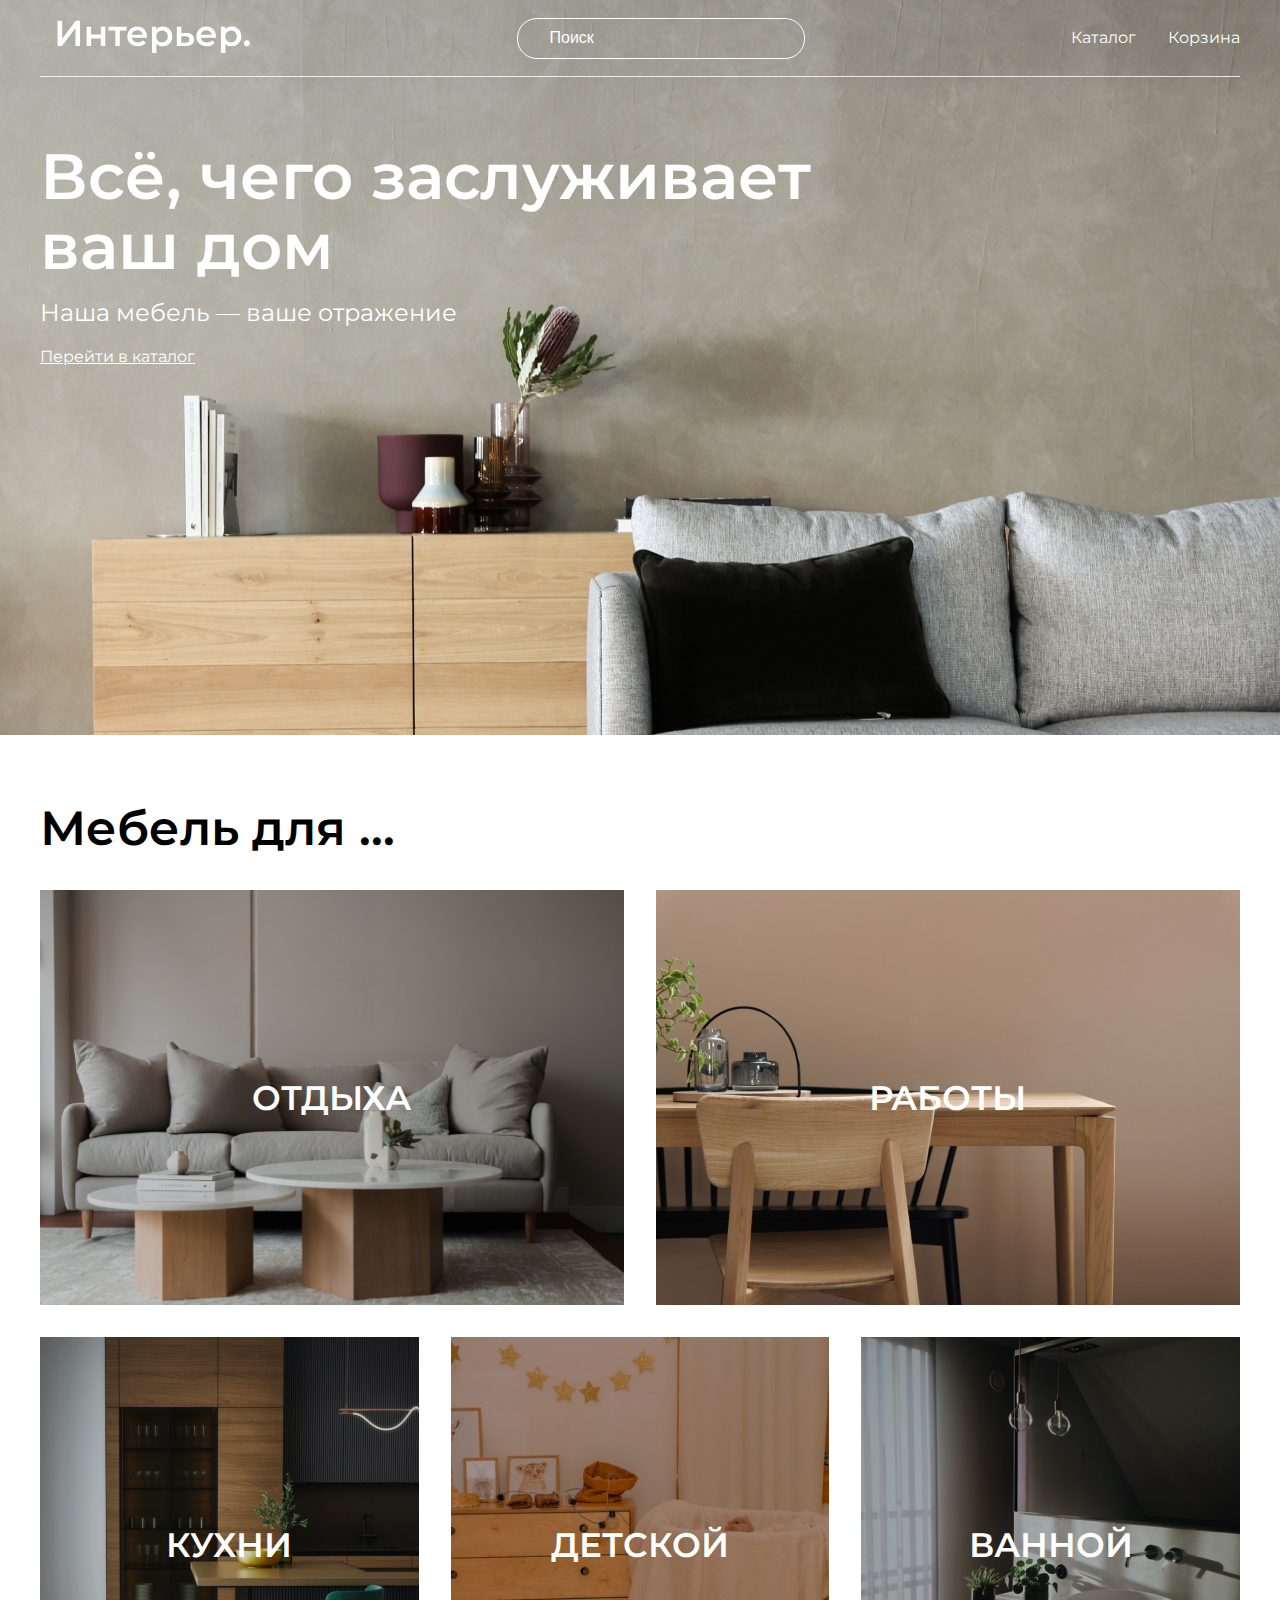
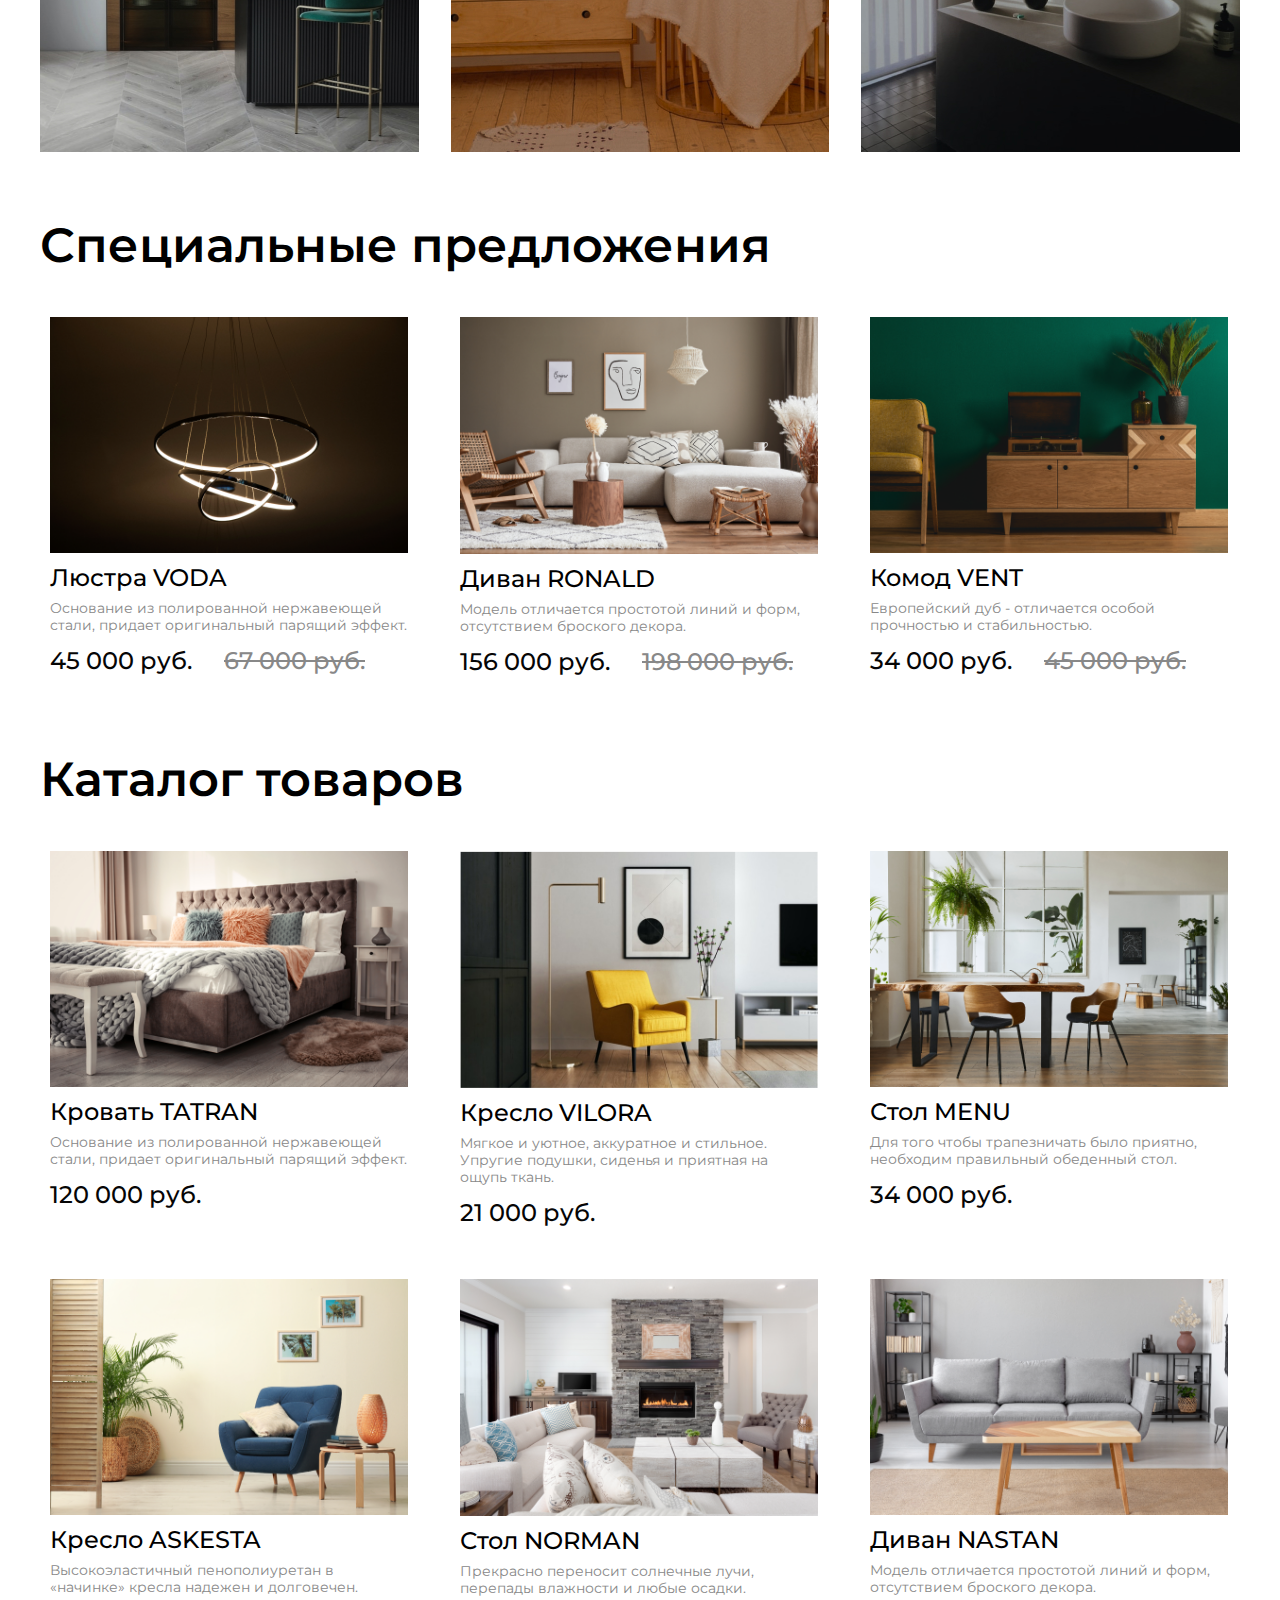
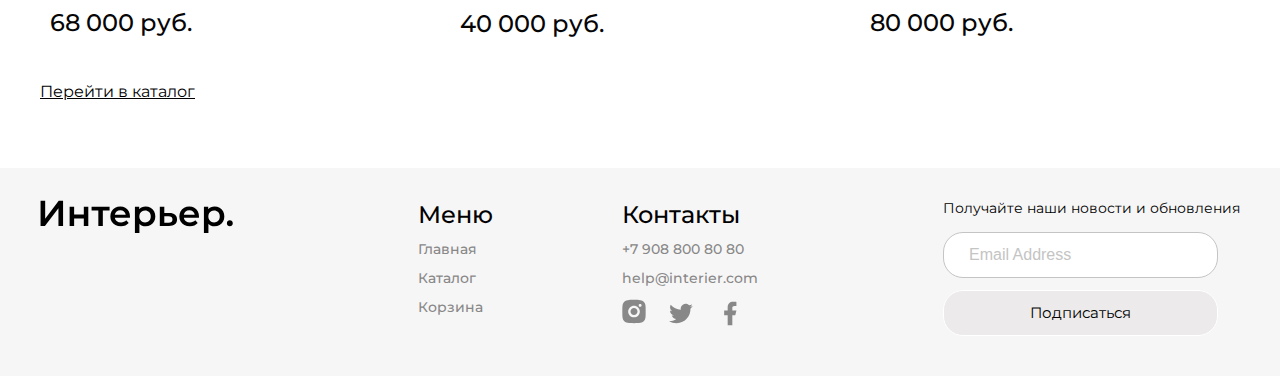
<file: index.html>
<!DOCTYPE html>
<html lang="en">

<head>
    <meta charset="UTF-8">
    <meta http-equiv="X-UA-Compatible" content="IE=edge">
    <meta name="viewport" content="width=device-width, initial-scale=1.0">
    <title>Index</title>
    <!--ссылка на шрифт -->
    <link rel="preconnect" href="https://fonts.googleapis.com">
    <link rel="preconnect" href="https://fonts.gstatic.com" crossorigin>
    <link href="https://fonts.googleapis.com/css2?family=Montserrat:wght@400;500;600&display=swap" rel="stylesheet">
    <!--ссылка на стиль -->
    <link rel="stylesheet" href="style.css">
</head>

<body>
    <!-- ГОЛОВА САЙТА -->

    <div class="top center">
        <header class="header">
            <a href="index.html"><img class="header_img" src="img/logo.svg" alt="Главная"></a>
            <!-- Добавила стили по макету-->
            <input class="vvod1" type="text" placeholder="Поиск">
            <nav class="navig">
                <a class="menu" href="catalog.html">Каталог</a>
                <a class="menu" href="basket.html">Корзина</a>
            </nav>
            <div class="menu_mobile">
                <a href="#"><img src="img/gg_search.svg" alt="поиск"></a>
                <a href="catalog.html"><img src="img/Group_201.svg" alt="поиск"></a>
                <a href="basket.html"><img src="img/jam_shopping-cart.svg" alt="поиск"></a>
            </div>
        </header>
        <section class="top_content">
            <h1 class="glavZag otst16"> Всё, чего заслуживает ваш дом </h1>
            <p class="paragrf1 otst16"> Наша мебель — ваше отражение </p>
            <a class="ssilka1" href="catalog.html">Перейти в каталог</a>
        </section>
    </div>

    <!-- НАПОЛНЕНИЕ САЙТА -->
    <!-- МЕБЕЛЬ ДЯЛ... -->
    <section class="for center">

        <h2 class="zagol2 otst32 otst64_top">Мебель для ... </h2>

        <div class="for_content">

            <div class="for_item for_item_1 for_item_big">ОТДЫХА</div>
            <div class="for_item for_item_2 for_item_big">РАБОТЫ</div>
            <div class="for_item for_item_3">КУХНИ</div>
            <div class="for_item for_item_4">ДЕТСКОЙ</div>
            <div class="for_item for_item_5">ВАННОЙ</div>

        </div>


    </section>
    <!-- СПЕЦИАЛЬНОЕ ПРЕДЛОЖЕНИЕ -->
    <section class="product_box center">

        <h2 class="zagol2 otst32"> Специальные предложения </h2>

        <div class="product_content">

            <div class="product">
                <img class="product_img" src="img/voda_lustra.png" alt="voda_lustra">
                <h3 class="zagol3"> Люстра VODA </h3>
                <p class="paragraf2 otst12"> Основание из полированной нержавеющей стали, придает оригинальный парящий
                    эффект.
                </p>
                <div class="produkt_box_price">
                    <p class="paragraf3">45 000 руб.</p>
                    <p class="paragraf4">67 000 руб. </p>
                </div>
            </div>

            <div class="product">
                <img class="product_img" src="img/ronald_divan.png" alt="ronald_divan">
                <h3 class="zagol3"> Диван RONALD </h3>
                <p class="paragraf2 otst12"> Модель отличается простотой линий и форм, отсутствием броского декора. </p>
                <div class="produkt_box_price">
                    <p class="paragraf3">156 000 руб.</p>
                    <p class="paragraf4">198 000 руб. </p>
                </div>
            </div>


            <div class="product">
                <img class="product_img" src="img/vent_komod.png" alt="vent_komod">
                <h3 class="zagol3"> Комод VENT </h3>
                <p class="paragraf2 otst12"> Европейский дуб - отличается особой прочностью и стабильностью. </p>
                <div class="produkt_box_price">
                    <p class="paragraf3">34 000 руб.</p>
                    <p class="paragraf4">45 000 руб.</p>
                </div>
            </div>
        </div>
    </section>

    <!-- КАТАЛОГ ТОВАРОВ -->
    <section class="product_box center otst32">

        <h2 class="zagol2 otst32"> Каталог товаров </h2>

        <div class="product_content">

            <div class="product">

                <img class="product_img" src="img/tatran_krovat.png" alt="tatran_krovat">
                <h3 class="zagol3"> Кровать TATRAN </h3>
                <p class="paragraf2 otst12"> Основание из полированной нержавеющей стали, придает оригинальный парящий
                    эффект.
                </p>
                <div class="produkt_box_price">
                    <p class="paragraf3">120 000 руб.</p>

                </div>
            </div>

            <div class="product">

                <img class="product_img" src="img/product1.jpg" alt="Кресло Vilora">
                <h3 class="zagol3"> Кресло VILORA </h3>
                <p class="paragraf2 otst12"> Мягкое и уютное, аккуратное и стильное. Упругие подушки, сиденья и приятная
                    на
                    ощупь ткань. </p>
                <div class="produkt_box_price">
                    <p class="paragraf3">21 000 руб.</p>

                </div>
            </div>

            <div class="product">

                <img class="product_img" src="img/menu_stol.png" alt="menu_stol">
                <h3 class="zagol3"> Стол MENU </h3>
                <p class="paragraf2 otst12"> Для того чтобы трапезничать было приятно, необходим правильный обеденный
                    стол. </p>
                <div class="produkt_box_price">
                    <p class="paragraf3">34 000 руб.</p>

                </div>
            </div>

            <div class="product">

                <img class="product_img" src="img/asketa_kreslo.png" alt="asketa_kreslo">
                <h3 class="zagol3"> Кресло ASKESTA </h3>
                <p class="paragraf2 otst12"> Высокоэластичный пенополиуретан в «начинке» кресла надежен и долговечен.
                </p>
                <div class="produkt_box_price">
                    <p class="paragraf3">68 000 руб.</p>

                </div>
            </div>

            <div class="product">

                <img class="product_img" src="img/norman_stol.png" alt="norman_stol">
                <h3 class="zagol3"> Стол NORMAN </h3>
                <p class="paragraf2 otst12"> Прекрасно переносит солнечные лучи, перепады влажности и любые осадки. </p>
                <div class="produkt_box_price">
                    <p class="paragraf3">40 000 руб.</p>

                </div>
            </div>

            <div class="product">

                <img class="product_img" src="img/nastan_divan.png" alt="nastan_divan">
                <h3 class="zagol3"> Диван NASTAN </h3>
                <p class="paragraf2 otst12"> Модель отличается простотой линий и форм, отсутствием броского декора. </p>
                <div class="produkt_box_price">
                    <p class="paragraf3">80 000 руб.</p>

                </div>
            </div>

        </div>

    </section>

    <!-- ССЫЛКА НА КАТАЛОГ (НИЗ)-->

    <div class="podval_link otst64 center">
        <a class="link_podval" href="catalog.html">Перейти в каталог</a>
    </div>
    <!-- НИЗ САЙТА -->

    <footer>

        <section class="footer_box center">

            <img class="footer_img" src="img/logo_black.svg" alt="Логотип">

            <section class="footer_box_menu">

                <div class="footer_menu">

                    <h4 class="zagol4">Меню</h4>
                    <a class="ssilka2 menu" href="index.html"> Главная </a>
                    <a class="ssilka2 menu" href="catalog.html"> Каталог </a>
                    <a class="ssilka2 menu" href="basket.html">Корзина</a>
                </div>

                <div class="footer_mail">

                    <h4 class="zagol4 ">Контакты</h4>
                    <a class="ssilka2" href=""> +7 908 800 80 80 </a>
                    <a class="ssilka2" href=""> help@interier.com </a>

                    <div class="footer_mail_img">

                        <div class="ssilka_img_pochta">
                            <a href="#"><svg class="icon" width="24" height="25" viewBox="0 0 24 25" fill="none"
                                    xmlns="http://www.w3.org/2000/svg">
                                    <path
                                        d="M11.9999 0.833984C15.1698 0.833984 15.5653 0.845651 16.8089 0.903984C18.0514 0.962318 18.8973 1.15715 19.6416 1.44648C20.4116 1.74282 21.0603 2.14415 21.7089 2.79165C22.3022 3.37486 22.7612 4.08034 23.0541 4.85898C23.3423 5.60215 23.5383 6.44915 23.5966 7.69165C23.6514 8.93532 23.6666 9.33082 23.6666 12.5007C23.6666 15.6705 23.6549 16.066 23.5966 17.3097C23.5383 18.5522 23.3423 19.398 23.0541 20.1423C22.762 20.9214 22.3029 21.627 21.7089 22.2097C21.1255 22.8027 20.4201 23.2617 19.6416 23.5548C18.8984 23.843 18.0514 24.039 16.8089 24.0973C15.5653 24.1522 15.1698 24.1673 11.9999 24.1673C8.83009 24.1673 8.43459 24.1557 7.19092 24.0973C5.94842 24.039 5.10259 23.843 4.35825 23.5548C3.5793 23.2625 2.8737 22.8034 2.29092 22.2097C1.69756 21.6265 1.23851 20.921 0.945752 20.1423C0.656419 19.3992 0.461585 18.5522 0.403252 17.3097C0.348419 16.066 0.333252 15.6705 0.333252 12.5007C0.333252 9.33082 0.344919 8.93532 0.403252 7.69165C0.461585 6.44798 0.656419 5.60332 0.945752 4.85898C1.23769 4.07986 1.69686 3.37419 2.29092 2.79165C2.87387 2.19809 3.57942 1.739 4.35825 1.44648C5.10259 1.15715 5.94725 0.962318 7.19092 0.903984C8.43459 0.849151 8.83009 0.833984 11.9999 0.833984ZM11.9999 6.66732C10.4528 6.66732 8.96909 7.2819 7.87513 8.37586C6.78117 9.46982 6.16659 10.9536 6.16659 12.5007C6.16659 14.0477 6.78117 15.5315 7.87513 16.6254C8.96909 17.7194 10.4528 18.334 11.9999 18.334C13.547 18.334 15.0307 17.7194 16.1247 16.6254C17.2187 15.5315 17.8333 14.0477 17.8333 12.5007C17.8333 10.9536 17.2187 9.46982 16.1247 8.37586C15.0307 7.2819 13.547 6.66732 11.9999 6.66732ZM19.5833 6.37565C19.5833 5.98888 19.4296 5.61794 19.1561 5.34445C18.8826 5.07096 18.5117 4.91732 18.1249 4.91732C17.7381 4.91732 17.3672 5.07096 17.0937 5.34445C16.8202 5.61794 16.6666 5.98888 16.6666 6.37565C16.6666 6.76243 16.8202 7.13336 17.0937 7.40685C17.3672 7.68034 17.7381 7.83398 18.1249 7.83398C18.5117 7.83398 18.8826 7.68034 19.1561 7.40685C19.4296 7.13336 19.5833 6.76243 19.5833 6.37565ZM11.9999 9.00065C12.9282 9.00065 13.8184 9.3694 14.4748 10.0258C15.1312 10.6822 15.4999 11.5724 15.4999 12.5007C15.4999 13.4289 15.1312 14.3191 14.4748 14.9755C13.8184 15.6319 12.9282 16.0007 11.9999 16.0007C11.0717 16.0007 10.1814 15.6319 9.52505 14.9755C8.86867 14.3191 8.49992 13.4289 8.49992 12.5007C8.49992 11.5724 8.86867 10.6822 9.52505 10.0258C10.1814 9.3694 11.0717 9.00065 11.9999 9.00065Z"
                                        fill="#888888" />
                                </svg>
                            </a>
                        </div>

                        <div class="ssilka_img_pochta link_darck">
                            <a href="#"><svg class="icon" width="28" height="29" viewBox="0 0 28 29" fill="none"
                                    xmlns="http://www.w3.org/2000/svg">
                                    <g clip-path="url(#clip0_5140_147)">
                                        <path
                                            d="M25.8556 7.09919C24.9649 7.49317 24.0204 7.75191 23.0533 7.86686C24.0726 7.2572 24.8356 6.29771 25.1999 5.16719C24.2433 5.73652 23.1944 6.13552 22.1013 6.35136C21.367 5.5657 20.3937 5.04465 19.3327 4.86921C18.2717 4.69377 17.1825 4.87376 16.2344 5.38122C15.2863 5.88868 14.5324 6.69516 14.0899 7.67528C13.6474 8.65541 13.5411 9.75427 13.7876 10.801C11.8476 10.7038 9.94966 10.1996 8.21711 9.3213C6.48455 8.44296 4.95609 7.21008 3.73094 5.70269C3.29728 6.44755 3.06939 7.29429 3.07061 8.15619C3.07061 9.84786 3.93161 11.3424 5.24061 12.2174C4.46595 12.193 3.70834 11.9838 3.03094 11.6072V11.6679C3.03117 12.7945 3.42104 13.8864 4.13443 14.7584C4.84782 15.6304 5.84083 16.2289 6.94511 16.4524C6.22599 16.6472 5.47196 16.676 4.74011 16.5364C5.05145 17.5061 5.65828 18.3543 6.47563 18.962C7.29298 19.5697 8.27992 19.9066 9.29827 19.9255C8.28617 20.7204 7.12731 21.308 5.88797 21.6547C4.64862 22.0014 3.35309 22.1005 2.07544 21.9462C4.30575 23.3805 6.90205 24.142 9.55377 24.1395C18.5289 24.1395 23.4371 16.7044 23.4371 10.2562C23.4371 10.0462 23.4313 9.83386 23.4219 9.62619C24.3773 8.93572 25.2018 8.08038 25.8568 7.10036L25.8556 7.09919Z"
                                            fill="#888888" />
                                    </g>
                                    <defs>
                                        <clipPath id="clip0_5140_147">
                                            <rect width="28" height="28" fill="white"
                                                transform="translate(0 0.500488)" />
                                        </clipPath>
                                    </defs>
                                </svg>
                            </a>
                        </div>

                        <div class="ssilka_img_pochta">
                            <a href=""><svg class="icon" width="28" height="29" viewBox="0 0 28 29" fill="none"
                                    xmlns="http://www.w3.org/2000/svg">
                                    <g clip-path="url(#clip0_5140_144)">
                                        <path
                                            d="M16.3334 16.2218H19.2501L20.4167 11.5552H16.3334V9.22184C16.3334 8.02018 16.3334 6.88851 18.6667 6.88851H20.4167V2.96851C20.0364 2.91834 18.6002 2.80518 17.0836 2.80518C13.9161 2.80518 11.6667 4.73834 11.6667 8.28851V11.5552H8.16675V16.2218H11.6667V26.1385H16.3334V16.2218Z"
                                            fill="#888888" />
                                    </g>
                                    <defs>
                                        <clipPath id="clip0_5140_144">
                                            <rect width="28" height="28" fill="white"
                                                transform="translate(0 0.471802)" />
                                        </clipPath>
                                    </defs>
                                </svg>
                            </a>
                        </div>

                    </div>
                </div>

            </section>


            <div class="footer_pole">

                <form action="#">
                    <p class="paragraf5 otst16">Получайте наши новости и обновления</p>
                    <div> <input class="vvod2" type="email" placeholder="Email Address"> </div>
                    <div><button class="but1" type="submit">Подписаться</button> </div>
                </form>

            </div>

        </section>

    </footer>

</body>

</html>
</file>
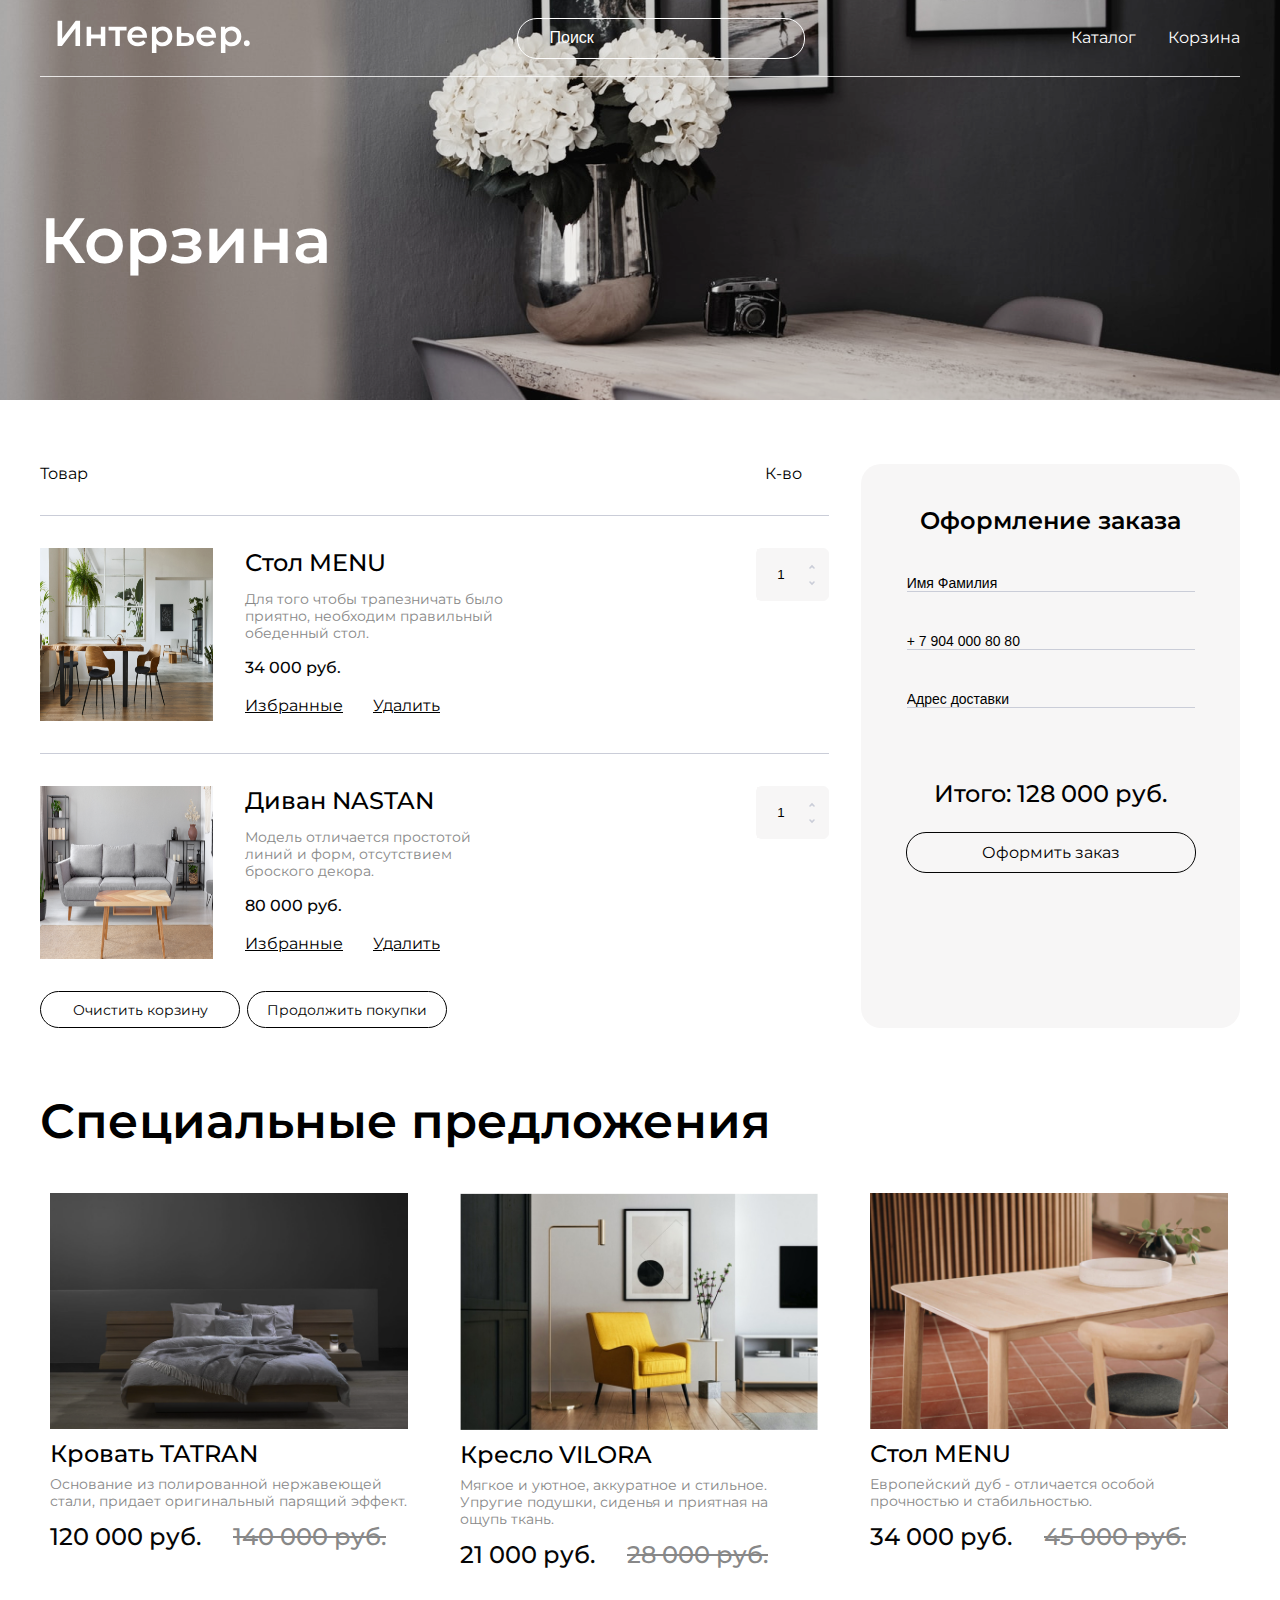
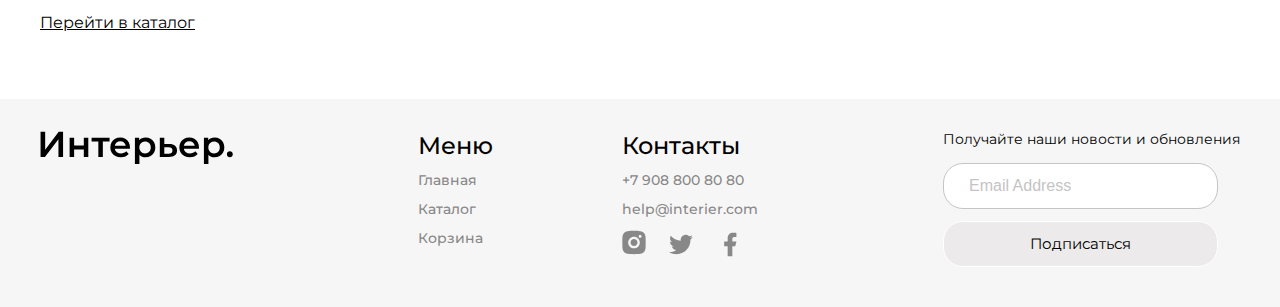
<file: basket.html>
<!DOCTYPE html>
<html lang="en">

<head>
    <meta charset="UTF-8">
    <meta name="viewport" content="width=device-width, initial-scale=1.0">
    <title>Basket</title>
    <!--ссылка на шрифт -->
    <link rel="preconnect" href="https://fonts.googleapis.com">
    <link rel="preconnect" href="https://fonts.gstatic.com" crossorigin>
    <link href="https://fonts.googleapis.com/css2?family=Montserrat:wght@400;500;600&display=swap" rel="stylesheet">
    <!--ссылка на стиль -->
    <link rel="stylesheet" href="style.css">
</head>

<body>
    <!-- ГОЛОВА САЙТА -->


    <div class="top_basket center">
        <header class="header">
            <a href="index.html"><img class="header_img" src="img/logo.svg" alt="Главная"></a>
            <input class="vvod1" type="text" placeholder="Поиск">
            <nav class="navig">
                <a class="menu" href="catalog.html">Каталог</a>
                <a class="menu" href="basket.html">Корзина</a>
            </nav>
            <div class="menu_mobile">
                <a href="#"><img src="img/gg_search.svg" alt="поиск"></a>
                <a href="catalog.html"><img src="img/Group_201.svg" alt="поиск"></a>
                <a href="basket.html"><img src="img/jam_shopping-cart.svg" alt="поиск"></a>
            </div>
        </header>
        <section class="top_content">
            <!-- ? Можно ли тут использовать заголовок Н1? -->
            <h1 class="glavZag glavZag_catalog "> Корзина </h1>
        </section>
    </div>

    <!-- Карточка товара -->

    <div class="basket_item center">

        <div class="basket_top">
            <p class="basket_text">Товар</p>
            <p class="basket_text">К-во</p>
        </div>
        <!-- Продукт 1  -->

        <div class="basket_left">
            <div class="basket_pack">
                <img class="basket_product_img" src="img/menu_stol.png" alt="menu_stol">

                <div class="basket_info">
                    <h3 class="basket_zagol3"> Стол MENU </h3>
                    <p class="paragraf2 otst16"> Для того чтобы трапезничать было приятно, необходим правильный
                        обеденный стол. </p>
                    <p class="basket_paragraf2 produkt_box_price otst16 ">34 000 руб.</p>
                    <div class="basket_link">
                        <div><a class="link_podval" href="#">Избранные</a> </div>
                        <div><a class="link_podval" href="#">Удалить</a> </div>
                    </div>
                </div>
            </div>
            <!-- Продукт 2  -->
            <div class="basket_input">
                <input class="basket_input_input" type="number" value="1" min="1">
                <div class="cursor">
                    <img src="img/top_cursor.svg" alt="">
                    <img src="img/down_cursor.svg" alt="">
                </div>
            </div>
        </div>

        <div class="basket_left ">
            <div class="basket_pack">
                <img class="basket_product_img" src="img/nastan_divan.png" alt="nastan_divan">

                <div class="basket_info">
                    <h3 class="basket_zagol3"> Диван NASTAN </h3>
                    <p class="paragraf2 otst16"> Модель отличается простотой линий и форм, отсутствием броского
                        декора. </p>
                    <p class="basket_paragraf2 produkt_box_price otst16 ">80 000 руб.</p>
                    <div class="basket_link">
                        <div><a class="link_podval" href="#">Избранные</a> </div>
                        <div><a class="link_podval" href="#">Удалить</a> </div>
                    </div>
                </div>
            </div>

            <div class="basket_input">
                <input class="basket_input_input" type="number" value="1" min="1">
                <div class="cursor">
                    <img src="img/top_cursor.svg" alt="">
                    <img src="img/down_cursor.svg" alt="">
                </div>
            </div>
        </div>

        <div class="basket_but_left">
            <button class="batton_box_basket">Очистить корзину</button>
            <button class="batton_box_basket">Продолжить покупки</button>
        </div>


        <!-- Карточка оформления  -->
        <div class="basket_form">

            <h2 class="basket_h2">Оформление заказа</h2>

            <form class="basket_box_link" action="#">
                <input class="link_vvod" type="text" placeholder="Имя Фамилия">
                <input class="link_vvod" type="tel" placeholder="+ 7 904 000 80 80">
                <input class="link_vvod" type="text" placeholder="Адрес доставки">
            </form>

            <p class="summa_basket">Итого: 128 000 руб.</p>

            <div class="basket_but">
                <button class="basket_box_but">Оформить заказ</button>
            </div>

        </div>
    </div>

    <!-- СПЕЦИАЛЬНОЕ ПРЕДЛОЖЕНИЕ -->
    <section class="product_box center otst32">

        <h2 class="zagol2 otst32"> Специальные предложения </h2>

        <div class="product_content">

            <div class="product">
                <img class="product_img" src="img/krovat_TATRAN.png" alt="tatran_krovat">
                <h3 class="zagol3"> Кровать TATRAN </h3>
                <p class="paragraf2 otst12"> Основание из полированной нержавеющей стали, придает оригинальный
                    парящий эффект.
                </p>
                <div class="produkt_box_price">
                    <p class="paragraf3">120 000 руб.</p>
                    <p class="paragraf4">140 000 руб. </p>
                </div>
            </div>

            <div class="product">
                <img class="product_img" src="img/product1.jpg" alt="Кресло Vilora">
                <h3 class="zagol3"> Кресло VILORA </h3>
                <p class="paragraf2 otst12"> Мягкое и уютное, аккуратное и стильное. Упругие подушки, сиденья и
                    приятная на
                    ощупь ткань. </p>
                <div class="produkt_box_price">
                    <p class="paragraf3">21 000 руб.</p>
                    <p class="paragraf4">28 000 руб.</p>
                </div>
            </div>


            <div class="product">
                <img class="product_img" src="img/stol_menu_2.png" alt="menu_stol">
                <h3 class="zagol3"> Стол MENU </h3>
                <p class="paragraf2 otst12"> Европейский дуб - отличается особой прочностью и стабильностью. </p>
                <div class="produkt_box_price">
                    <p class="paragraf3">34 000 руб.</p>
                    <p class="paragraf4">45 000 руб.</p>
                </div>
            </div>
        </div>
    </section>

    <!-- ССЫЛКА НА КАТАЛОГ (НИЗ)-->

    <div class="podval_link  otst64 center">
        <a class="link_podval" href="catalog.html">Перейти в каталог</a>
    </div>
    <!-- НИЗ САЙТА -->

    <footer>

        <section class="footer_box center">

            <img class="footer_img" src="img/logo_black.svg" alt="Логотип">

            <section class="footer_box_menu">

                <div class="footer_menu">

                    <h4 class="zagol4">Меню</h4>
                    <a class="ssilka2 menu" href="index.html"> Главная </a>
                    <a class="ssilka2 menu" href="catalog.html"> Каталог </a>
                    <a class="ssilka2 menu" href="basket.html">Корзина</a>
                </div>

                <div class="footer_mail">

                    <h4 class="zagol4 ">Контакты</h4>
                    <a class="ssilka2" href=""> +7 908 800 80 80 </a>
                    <a class="ssilka2" href=""> help@interier.com </a>

                    <div class="footer_mail_img">

                        <div class="ssilka_img_pochta">
                            <a href="#"><svg class="icon" width="24" height="25" viewBox="0 0 24 25" fill="none"
                                    xmlns="http://www.w3.org/2000/svg">
                                    <path
                                        d="M11.9999 0.833984C15.1698 0.833984 15.5653 0.845651 16.8089 0.903984C18.0514 0.962318 18.8973 1.15715 19.6416 1.44648C20.4116 1.74282 21.0603 2.14415 21.7089 2.79165C22.3022 3.37486 22.7612 4.08034 23.0541 4.85898C23.3423 5.60215 23.5383 6.44915 23.5966 7.69165C23.6514 8.93532 23.6666 9.33082 23.6666 12.5007C23.6666 15.6705 23.6549 16.066 23.5966 17.3097C23.5383 18.5522 23.3423 19.398 23.0541 20.1423C22.762 20.9214 22.3029 21.627 21.7089 22.2097C21.1255 22.8027 20.4201 23.2617 19.6416 23.5548C18.8984 23.843 18.0514 24.039 16.8089 24.0973C15.5653 24.1522 15.1698 24.1673 11.9999 24.1673C8.83009 24.1673 8.43459 24.1557 7.19092 24.0973C5.94842 24.039 5.10259 23.843 4.35825 23.5548C3.5793 23.2625 2.8737 22.8034 2.29092 22.2097C1.69756 21.6265 1.23851 20.921 0.945752 20.1423C0.656419 19.3992 0.461585 18.5522 0.403252 17.3097C0.348419 16.066 0.333252 15.6705 0.333252 12.5007C0.333252 9.33082 0.344919 8.93532 0.403252 7.69165C0.461585 6.44798 0.656419 5.60332 0.945752 4.85898C1.23769 4.07986 1.69686 3.37419 2.29092 2.79165C2.87387 2.19809 3.57942 1.739 4.35825 1.44648C5.10259 1.15715 5.94725 0.962318 7.19092 0.903984C8.43459 0.849151 8.83009 0.833984 11.9999 0.833984ZM11.9999 6.66732C10.4528 6.66732 8.96909 7.2819 7.87513 8.37586C6.78117 9.46982 6.16659 10.9536 6.16659 12.5007C6.16659 14.0477 6.78117 15.5315 7.87513 16.6254C8.96909 17.7194 10.4528 18.334 11.9999 18.334C13.547 18.334 15.0307 17.7194 16.1247 16.6254C17.2187 15.5315 17.8333 14.0477 17.8333 12.5007C17.8333 10.9536 17.2187 9.46982 16.1247 8.37586C15.0307 7.2819 13.547 6.66732 11.9999 6.66732ZM19.5833 6.37565C19.5833 5.98888 19.4296 5.61794 19.1561 5.34445C18.8826 5.07096 18.5117 4.91732 18.1249 4.91732C17.7381 4.91732 17.3672 5.07096 17.0937 5.34445C16.8202 5.61794 16.6666 5.98888 16.6666 6.37565C16.6666 6.76243 16.8202 7.13336 17.0937 7.40685C17.3672 7.68034 17.7381 7.83398 18.1249 7.83398C18.5117 7.83398 18.8826 7.68034 19.1561 7.40685C19.4296 7.13336 19.5833 6.76243 19.5833 6.37565ZM11.9999 9.00065C12.9282 9.00065 13.8184 9.3694 14.4748 10.0258C15.1312 10.6822 15.4999 11.5724 15.4999 12.5007C15.4999 13.4289 15.1312 14.3191 14.4748 14.9755C13.8184 15.6319 12.9282 16.0007 11.9999 16.0007C11.0717 16.0007 10.1814 15.6319 9.52505 14.9755C8.86867 14.3191 8.49992 13.4289 8.49992 12.5007C8.49992 11.5724 8.86867 10.6822 9.52505 10.0258C10.1814 9.3694 11.0717 9.00065 11.9999 9.00065Z"
                                        fill="#888888" />
                                </svg>
                            </a>
                        </div>

                        <div class="ssilka_img_pochta link_darck">
                            <a href="#"><svg class="icon" width="28" height="29" viewBox="0 0 28 29" fill="none"
                                    xmlns="http://www.w3.org/2000/svg">
                                    <g clip-path="url(#clip0_5140_147)">
                                        <path
                                            d="M25.8556 7.09919C24.9649 7.49317 24.0204 7.75191 23.0533 7.86686C24.0726 7.2572 24.8356 6.29771 25.1999 5.16719C24.2433 5.73652 23.1944 6.13552 22.1013 6.35136C21.367 5.5657 20.3937 5.04465 19.3327 4.86921C18.2717 4.69377 17.1825 4.87376 16.2344 5.38122C15.2863 5.88868 14.5324 6.69516 14.0899 7.67528C13.6474 8.65541 13.5411 9.75427 13.7876 10.801C11.8476 10.7038 9.94966 10.1996 8.21711 9.3213C6.48455 8.44296 4.95609 7.21008 3.73094 5.70269C3.29728 6.44755 3.06939 7.29429 3.07061 8.15619C3.07061 9.84786 3.93161 11.3424 5.24061 12.2174C4.46595 12.193 3.70834 11.9838 3.03094 11.6072V11.6679C3.03117 12.7945 3.42104 13.8864 4.13443 14.7584C4.84782 15.6304 5.84083 16.2289 6.94511 16.4524C6.22599 16.6472 5.47196 16.676 4.74011 16.5364C5.05145 17.5061 5.65828 18.3543 6.47563 18.962C7.29298 19.5697 8.27992 19.9066 9.29827 19.9255C8.28617 20.7204 7.12731 21.308 5.88797 21.6547C4.64862 22.0014 3.35309 22.1005 2.07544 21.9462C4.30575 23.3805 6.90205 24.142 9.55377 24.1395C18.5289 24.1395 23.4371 16.7044 23.4371 10.2562C23.4371 10.0462 23.4313 9.83386 23.4219 9.62619C24.3773 8.93572 25.2018 8.08038 25.8568 7.10036L25.8556 7.09919Z"
                                            fill="#888888" />
                                    </g>
                                    <defs>
                                        <clipPath id="clip0_5140_147">
                                            <rect width="28" height="28" fill="white"
                                                transform="translate(0 0.500488)" />
                                        </clipPath>
                                    </defs>
                                </svg>
                            </a>
                        </div>

                        <div class="ssilka_img_pochta">
                            <a href=""><svg class="icon" width="28" height="29" viewBox="0 0 28 29" fill="none"
                                    xmlns="http://www.w3.org/2000/svg">
                                    <g clip-path="url(#clip0_5140_144)">
                                        <path
                                            d="M16.3334 16.2218H19.2501L20.4167 11.5552H16.3334V9.22184C16.3334 8.02018 16.3334 6.88851 18.6667 6.88851H20.4167V2.96851C20.0364 2.91834 18.6002 2.80518 17.0836 2.80518C13.9161 2.80518 11.6667 4.73834 11.6667 8.28851V11.5552H8.16675V16.2218H11.6667V26.1385H16.3334V16.2218Z"
                                            fill="#888888" />
                                    </g>
                                    <defs>
                                        <clipPath id="clip0_5140_144">
                                            <rect width="28" height="28" fill="white"
                                                transform="translate(0 0.471802)" />
                                        </clipPath>
                                    </defs>
                                </svg>
                            </a>
                        </div>

                    </div>
                </div>

            </section>


            <div class="footer_pole">

                <form action="#">
                    <p class="paragraf5 otst16">Получайте наши новости и обновления</p>
                    <div> <input class="vvod2" type="email" placeholder="Email Address"> </div>
                    <div> <button class="but1" type="submit">Подписаться</button>
                    </div>
                </form>

            </div>

        </section>

    </footer>




</body>

</html>
</file>
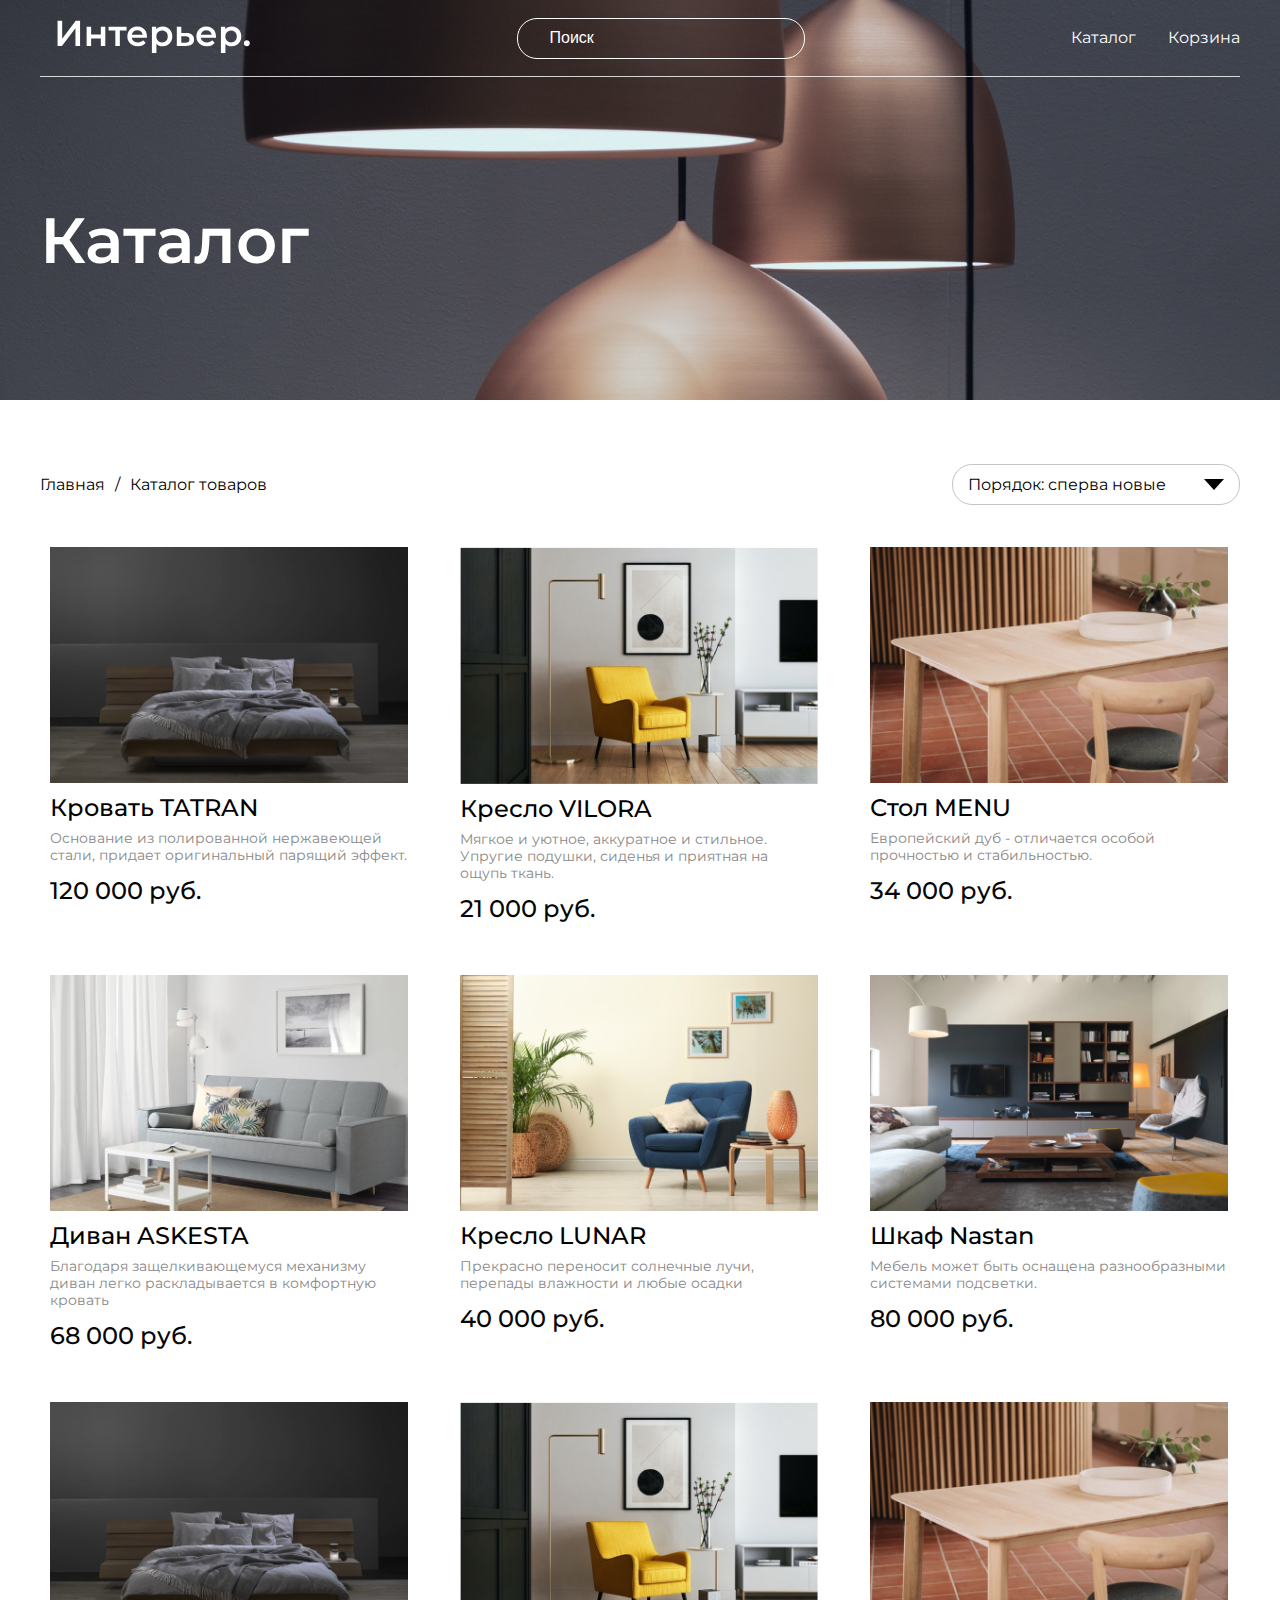
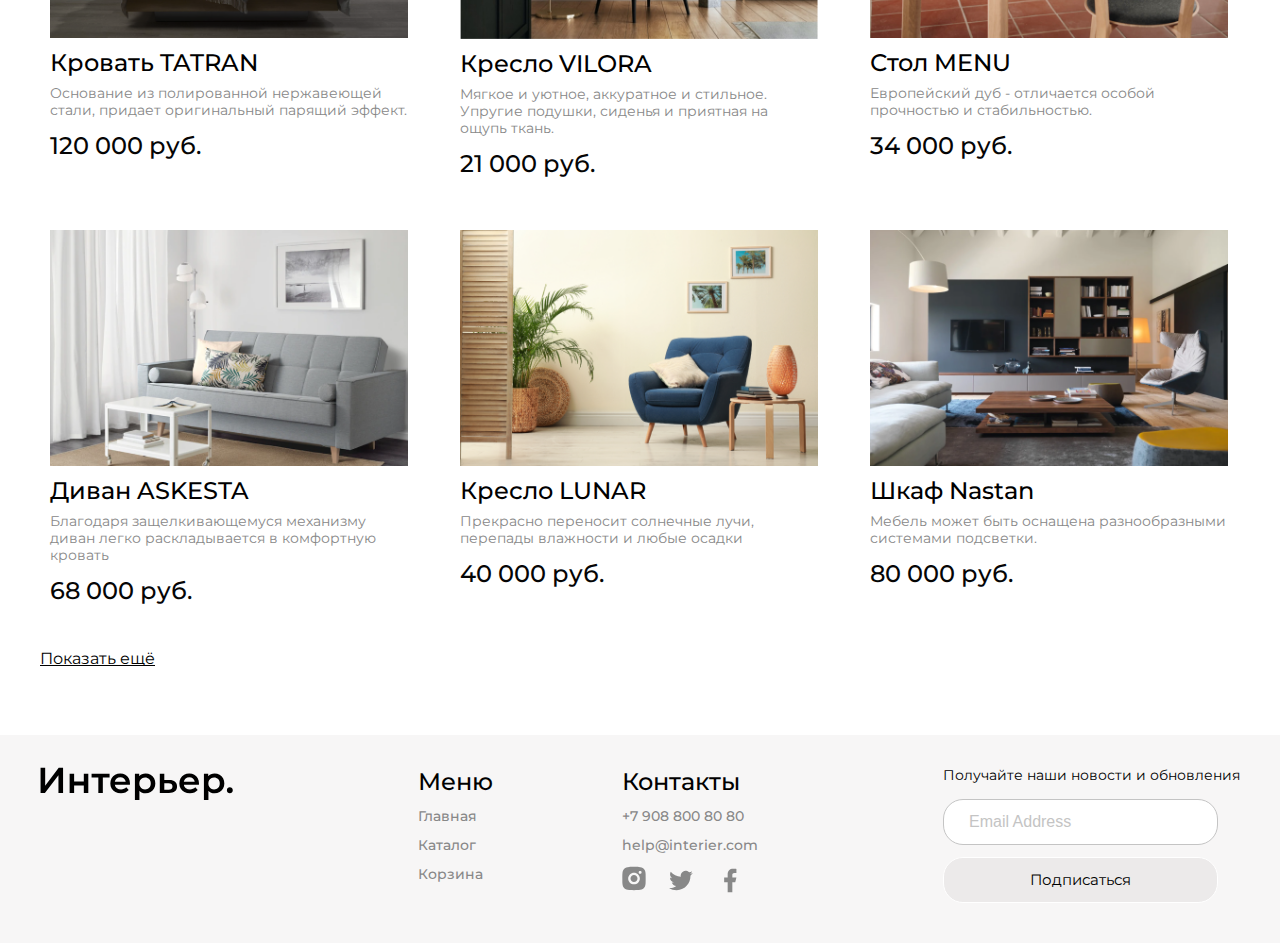
<file: catalog.html>
<!DOCTYPE html>
<html lang="en">

<head>
    <meta charset="UTF-8">
    <meta http-equiv="X-UA-Compatible" content="IE=edge">
    <meta name="viewport" content="width=device-width, initial-scale=1.0">
    <title>Catalog</title>
    <!--ссылка на шрифт -->
    <link rel="preconnect" href="https://fonts.googleapis.com">
    <link rel="preconnect" href="https://fonts.gstatic.com" crossorigin>
    <link href="https://fonts.googleapis.com/css2?family=Montserrat:wght@400;500;600&display=swap" rel="stylesheet">
    <!--ссылка на стиль -->
    <link rel="stylesheet" href="style.css">
</head>

<body>

    <!-- ГОЛОВА САЙТА -->

    <div class="top_catalog center">
        <header class="header">
            <a href="index.html"><img class="header_img" src="img/logo.svg" alt="Главная"></a>
            <input class="vvod1" type="text" placeholder="Поиск">
            <nav class="navig">
                <a class="menu" href="catalog.html">Каталог</a>
                <a class="menu" href="basket.html">Корзина</a>
            </nav>
            <div class="menu_mobile">
                <a href="#"><img src="img/gg_search.svg" alt="поиск"></a>
                <a href="catalog.html"><img src="img/Group_201.svg" alt="поиск"></a>
                <a href="basket.html"><img src="img/jam_shopping-cart.svg" alt="поиск"></a>
            </div>
        </header>
        <section class="top_content">
            <!-- ? Можно ли тут использовать заголовок Н1? -->
            <h1 class="glavZag glavZag_catalog "> Каталог </h1>
        </section>
    </div>

    <!-- МЕНЮ САЙТА -->

    <section class="menu_catalog center">

        <div class="menu_catalog_zag">
            <div><a class="ssilka1_catalog" href="index.html">Главная</a></div>
            <p class="paragrf1_catalog ">/</p>
            <p class="paragrf1_catalog ">Каталог товаров</p>
        </div>
        <div class="select_catalog">
            <select class="selekt" name="#" id="#">
                <option value="Порядок: сперва новые">Порядок: сперва новые</option>
                <option value="Порядок: по возрастанию цены">Порядок: по возрастанию цены</option>
                <option value="Порядок: по убыванию цены">Порядок: по убыванию цены</option>
            </select>

        </div>

    </section>

    <!-- КАТАЛОГ ТОВАРОВ -->

    <section class="product_content center">

        <div class="product">

            <img class="product_img" src="img/krovat_TATRAN.png" alt="tatran_krovat">
            <h3 class="zagol3"> Кровать TATRAN </h3>
            <p class="paragraf2 otst12"> Основание из полированной нержавеющей стали, придает оригинальный парящий
                эффект.
            </p>
            <div class="produkt_box_price">
                <p class="paragraf3">120 000 руб.</p>

            </div>
        </div>

        <div class="product">

            <img class="product_img" src="img/product1.jpg" alt="Кресло Vilora">
            <h3 class="zagol3"> Кресло VILORA </h3>
            <p class="paragraf2 otst12"> Мягкое и уютное, аккуратное и стильное. Упругие подушки, сиденья и приятная
                на
                ощупь ткань. </p>
            <div class="produkt_box_price">
                <p class="paragraf3">21 000 руб.</p>

            </div>
        </div>

        <div class="product">

            <img class="product_img" src="img/stol_menu_2.png" alt="menu_stol">
            <h3 class="zagol3"> Стол MENU </h3>
            <p class="paragraf2 otst12"> Европейский дуб - отличается особой прочностью и стабильностью. </p>
            <div class="produkt_box_price">
                <p class="paragraf3">34 000 руб.</p>

            </div>
        </div>


        <div class="product">

            <img class="product_img" src="img/divan_ASKESTA.png" alt="asketa_divan">
            <h3 class="zagol3">Диван ASKESTA</h3>
            <p class="paragraf2 otst12"> Благодаря защелкивающемуся механизму диван легко раскладывается в
                комфортную кровать </p>
            <div class="produkt_box_price">
                <p class="paragraf3">68 000 руб.</p>

            </div>
        </div>

        <div class="product">

            <img class="product_img" src="img/asketa_kreslo.png" alt="asketa_kreslo">
            <h3 class="zagol3">Кресло LUNAR</h3>
            <p class="paragraf2 otst12"> Прекрасно переносит солнечные лучи, перепады влажности и любые осадки </p>
            <div class="produkt_box_price">
                <p class="paragraf3">40 000 руб.</p>

            </div>
        </div>

        <div class="product">

            <img class="product_img" src="img/shkaf_Nastan.png" alt="shkaf_Nastan">
            <h3 class="zagol3">Шкаф Nastan</h3>
            <p class="paragraf2 otst12"> Мебель может быть оснащена разнообразными системами подсветки. </p>
            <div class="produkt_box_price">
                <p class="paragraf3">80 000 руб.</p>

            </div>
        </div>

        <div class="product">

            <img class="product_img" src="img/krovat_TATRAN.png" alt="tatran_krovat">
            <h3 class="zagol3"> Кровать TATRAN </h3>
            <p class="paragraf2 otst12"> Основание из полированной нержавеющей стали, придает оригинальный парящий
                эффект.
            </p>
            <div class="produkt_box_price">
                <p class="paragraf3">120 000 руб.</p>

            </div>
        </div>

        <div class="product">

            <img class="product_img" src="img/product1.jpg" alt="Кресло Vilora">
            <h3 class="zagol3"> Кресло VILORA </h3>
            <p class="paragraf2 otst12"> Мягкое и уютное, аккуратное и стильное. Упругие подушки, сиденья и приятная
                на
                ощупь ткань. </p>
            <div class="produkt_box_price">
                <p class="paragraf3">21 000 руб.</p>

            </div>
        </div>

        <div class="product">

            <img class="product_img" src="img/stol_menu_2.png" alt="menu_stol">
            <h3 class="zagol3"> Стол MENU </h3>
            <p class="paragraf2 otst12"> Европейский дуб - отличается особой прочностью и стабильностью. </p>
            <div class="produkt_box_price">
                <p class="paragraf3">34 000 руб.</p>

            </div>
        </div>


        <div class="product">

            <img class="product_img" src="img/divan_ASKESTA.png" alt="asketa_divan">
            <h3 class="zagol3">Диван ASKESTA</h3>
            <p class="paragraf2 otst12"> Благодаря защелкивающемуся механизму диван легко раскладывается в
                комфортную кровать </p>
            <div class="produkt_box_price">
                <p class="paragraf3">68 000 руб.</p>

            </div>
        </div>

        <div class="product">

            <img class="product_img" src="img/asketa_kreslo.png" alt="asketa_kreslo">
            <h3 class="zagol3">Кресло LUNAR</h3>
            <p class="paragraf2 otst12"> Прекрасно переносит солнечные лучи, перепады влажности и любые осадки </p>
            <div class="produkt_box_price">
                <p class="paragraf3">40 000 руб.</p>

            </div>
        </div>

        <div class="product">

            <img class="product_img" src="img/shkaf_Nastan.png" alt="shkaf_Nastan">
            <h3 class="zagol3">Шкаф Nastan</h3>
            <p class="paragraf2 otst12"> Мебель может быть оснащена разнообразными системами подсветки. </p>
            <div class="produkt_box_price">
                <p class="paragraf3">80 000 руб.</p>

            </div>
        </div>

    </section>

    <!-- ПОКАЗАТЬ ЕЩЕ -->

    <div class="podval_link otst64 otst32_top center">
        <a class="link_podval" href="catalog.html">Показать ещё</a>
    </div>
    <!-- НИЗ САЙТА -->
    <footer>
        <section class="footer_box center">

            <img class="footer_img" src="img/logo_black.svg" alt="Логотип">

            <section class="footer_box_menu">

                <div class="footer_menu">

                    <h4 class="zagol4">Меню</h4>
                    <a class="ssilka2 menu" href="index.html"> Главная </a>
                    <a class="ssilka2 menu" href="catalog.html"> Каталог </a>
                    <a class="ssilka2 menu" href="basket.html">Корзина</a>
                </div>

                <div class="footer_mail">

                    <h4 class="zagol4 ">Контакты</h4>
                    <a class="ssilka2" href=""> +7 908 800 80 80 </a>
                    <a class="ssilka2" href=""> help@interier.com </a>

                    <div class="footer_mail_img">

                        <div class="ssilka_img_pochta">
                            <a href="#"><svg class="icon" width="24" height="25" viewBox="0 0 24 25" fill="none"
                                    xmlns="http://www.w3.org/2000/svg">
                                    <path
                                        d="M11.9999 0.833984C15.1698 0.833984 15.5653 0.845651 16.8089 0.903984C18.0514 0.962318 18.8973 1.15715 19.6416 1.44648C20.4116 1.74282 21.0603 2.14415 21.7089 2.79165C22.3022 3.37486 22.7612 4.08034 23.0541 4.85898C23.3423 5.60215 23.5383 6.44915 23.5966 7.69165C23.6514 8.93532 23.6666 9.33082 23.6666 12.5007C23.6666 15.6705 23.6549 16.066 23.5966 17.3097C23.5383 18.5522 23.3423 19.398 23.0541 20.1423C22.762 20.9214 22.3029 21.627 21.7089 22.2097C21.1255 22.8027 20.4201 23.2617 19.6416 23.5548C18.8984 23.843 18.0514 24.039 16.8089 24.0973C15.5653 24.1522 15.1698 24.1673 11.9999 24.1673C8.83009 24.1673 8.43459 24.1557 7.19092 24.0973C5.94842 24.039 5.10259 23.843 4.35825 23.5548C3.5793 23.2625 2.8737 22.8034 2.29092 22.2097C1.69756 21.6265 1.23851 20.921 0.945752 20.1423C0.656419 19.3992 0.461585 18.5522 0.403252 17.3097C0.348419 16.066 0.333252 15.6705 0.333252 12.5007C0.333252 9.33082 0.344919 8.93532 0.403252 7.69165C0.461585 6.44798 0.656419 5.60332 0.945752 4.85898C1.23769 4.07986 1.69686 3.37419 2.29092 2.79165C2.87387 2.19809 3.57942 1.739 4.35825 1.44648C5.10259 1.15715 5.94725 0.962318 7.19092 0.903984C8.43459 0.849151 8.83009 0.833984 11.9999 0.833984ZM11.9999 6.66732C10.4528 6.66732 8.96909 7.2819 7.87513 8.37586C6.78117 9.46982 6.16659 10.9536 6.16659 12.5007C6.16659 14.0477 6.78117 15.5315 7.87513 16.6254C8.96909 17.7194 10.4528 18.334 11.9999 18.334C13.547 18.334 15.0307 17.7194 16.1247 16.6254C17.2187 15.5315 17.8333 14.0477 17.8333 12.5007C17.8333 10.9536 17.2187 9.46982 16.1247 8.37586C15.0307 7.2819 13.547 6.66732 11.9999 6.66732ZM19.5833 6.37565C19.5833 5.98888 19.4296 5.61794 19.1561 5.34445C18.8826 5.07096 18.5117 4.91732 18.1249 4.91732C17.7381 4.91732 17.3672 5.07096 17.0937 5.34445C16.8202 5.61794 16.6666 5.98888 16.6666 6.37565C16.6666 6.76243 16.8202 7.13336 17.0937 7.40685C17.3672 7.68034 17.7381 7.83398 18.1249 7.83398C18.5117 7.83398 18.8826 7.68034 19.1561 7.40685C19.4296 7.13336 19.5833 6.76243 19.5833 6.37565ZM11.9999 9.00065C12.9282 9.00065 13.8184 9.3694 14.4748 10.0258C15.1312 10.6822 15.4999 11.5724 15.4999 12.5007C15.4999 13.4289 15.1312 14.3191 14.4748 14.9755C13.8184 15.6319 12.9282 16.0007 11.9999 16.0007C11.0717 16.0007 10.1814 15.6319 9.52505 14.9755C8.86867 14.3191 8.49992 13.4289 8.49992 12.5007C8.49992 11.5724 8.86867 10.6822 9.52505 10.0258C10.1814 9.3694 11.0717 9.00065 11.9999 9.00065Z"
                                        fill="#888888" />
                                </svg>
                            </a>
                        </div>

                        <div class="ssilka_img_pochta link_darck">
                            <a href="#"><svg class="icon" width="28" height="29" viewBox="0 0 28 29" fill="none"
                                    xmlns="http://www.w3.org/2000/svg">
                                    <g clip-path="url(#clip0_5140_147)">
                                        <path
                                            d="M25.8556 7.09919C24.9649 7.49317 24.0204 7.75191 23.0533 7.86686C24.0726 7.2572 24.8356 6.29771 25.1999 5.16719C24.2433 5.73652 23.1944 6.13552 22.1013 6.35136C21.367 5.5657 20.3937 5.04465 19.3327 4.86921C18.2717 4.69377 17.1825 4.87376 16.2344 5.38122C15.2863 5.88868 14.5324 6.69516 14.0899 7.67528C13.6474 8.65541 13.5411 9.75427 13.7876 10.801C11.8476 10.7038 9.94966 10.1996 8.21711 9.3213C6.48455 8.44296 4.95609 7.21008 3.73094 5.70269C3.29728 6.44755 3.06939 7.29429 3.07061 8.15619C3.07061 9.84786 3.93161 11.3424 5.24061 12.2174C4.46595 12.193 3.70834 11.9838 3.03094 11.6072V11.6679C3.03117 12.7945 3.42104 13.8864 4.13443 14.7584C4.84782 15.6304 5.84083 16.2289 6.94511 16.4524C6.22599 16.6472 5.47196 16.676 4.74011 16.5364C5.05145 17.5061 5.65828 18.3543 6.47563 18.962C7.29298 19.5697 8.27992 19.9066 9.29827 19.9255C8.28617 20.7204 7.12731 21.308 5.88797 21.6547C4.64862 22.0014 3.35309 22.1005 2.07544 21.9462C4.30575 23.3805 6.90205 24.142 9.55377 24.1395C18.5289 24.1395 23.4371 16.7044 23.4371 10.2562C23.4371 10.0462 23.4313 9.83386 23.4219 9.62619C24.3773 8.93572 25.2018 8.08038 25.8568 7.10036L25.8556 7.09919Z"
                                            fill="#888888" />
                                    </g>
                                    <defs>
                                        <clipPath id="clip0_5140_147">
                                            <rect width="28" height="28" fill="white"
                                                transform="translate(0 0.500488)" />
                                        </clipPath>
                                    </defs>
                                </svg>
                            </a>
                        </div>

                        <div class="ssilka_img_pochta">
                            <a href=""><svg class="icon" width="28" height="29" viewBox="0 0 28 29" fill="none"
                                    xmlns="http://www.w3.org/2000/svg">
                                    <g clip-path="url(#clip0_5140_144)">
                                        <path
                                            d="M16.3334 16.2218H19.2501L20.4167 11.5552H16.3334V9.22184C16.3334 8.02018 16.3334 6.88851 18.6667 6.88851H20.4167V2.96851C20.0364 2.91834 18.6002 2.80518 17.0836 2.80518C13.9161 2.80518 11.6667 4.73834 11.6667 8.28851V11.5552H8.16675V16.2218H11.6667V26.1385H16.3334V16.2218Z"
                                            fill="#888888" />
                                    </g>
                                    <defs>
                                        <clipPath id="clip0_5140_144">
                                            <rect width="28" height="28" fill="white"
                                                transform="translate(0 0.471802)" />
                                        </clipPath>
                                    </defs>
                                </svg>
                            </a>
                        </div>

                    </div>
                </div>

            </section>


            <div class="footer_pole">

                <form action="#">
                    <p class="paragraf5 otst16">Получайте наши новости и обновления</p>
                    <div> <input class="vvod2" type="email" placeholder="Email Address"> </div>
                    <div> <button class="but1" type="submit">Подписаться</button> </div>
                </form>

            </div>

        </section>

    </footer>
</body>

</html>
</file>
<file: style.css>
@charset "UTF-8";
@keyframes myAnim3 {
  0% {
    animation-timing-function: ease-out;
    transform: scale(1);
    transform-origin: center center;
  }
  10% {
    animation-timing-function: ease-in;
    transform: scale(0.91);
  }
  17% {
    animation-timing-function: ease-out;
    transform: scale(0.98);
  }
  33% {
    animation-timing-function: ease-in;
    transform: scale(0.87);
  }
  45% {
    animation-timing-function: ease-out;
    transform: scale(1);
  }
}
.top_basket {
  height: 400px;
  background-image: url(img/basket_top.png);
  background-repeat: no-repeat;
  background-position: center;
  background-size: cover;
  animation: myAnim 2s ease 0s 1 normal forwards;
}

.basket_item {
  margin-top: 64px;
  display: grid;
  grid-template-columns: repeat(12, 1fr);
  gap: 32px;
}

.basket_text {
  color: #000;
  font-size: 16px;
  font-weight: 400;
  padding-right: 27px;
}

.basket_top {
  grid-column: span 8;
  display: flex;
  justify-content: space-between;
}

.basket_left {
  padding-top: 32px;
  border-top: 0.5px solid #CACDD8;
  grid-column: span 8;
  display: flex;
  flex-wrap: wrap;
  justify-content: space-between;
  align-content: flex-start;
}

.basket_product_img {
  width: 173px;
  height: 173px;
}

.basket_input {
  width: 71px;
  height: 51px;
  border: 1px solid #F7F6F6;
  border-radius: 6px;
  background: #F7F6F6;
  display: flex;
  align-items: center;
}

.cursor {
  display: flex;
  flex-direction: column;
  z-index: 1;
  margin-right: 5px;
}

.basket_input_input {
  border: none;
  background: #F7F6F6;
  width: 27px;
  height: 100%;
  padding-left: 20px;
  outline: none;
}

.basket_input_input:hover {
  border: none;
}

/*Сделала серую рамку при выборе*/
.basket_input_input:focus-visible {
  border: 2px solid #CACDD8;
  border-radius: 6px;
}

/*Убрала стрелочки*/
input[type=number] {
  -webkit-appearance: textfield;
  -moz-appearance: textfield;
  appearance: textfield;
}

input[type=number]::-webkit-inner-spin-button,
input[type=number]::-webkit-outer-spin-button {
  -webkit-appearance: none;
}

.basket_info {
  width: 276px;
}

.basket_zagol3 {
  font-weight: 500;
  font-size: 24px;
  line-height: 29px;
  color: #000;
  padding-bottom: 14px;
}

.basket_paragraf2 {
  color: #050505;
  font-size: 16px;
  font-weight: 500;
  line-height: 20px;
}

.basket_pack {
  display: flex;
  justify-content: start;
  gap: 32px;
}

.basket_box_link {
  display: flex;
  flex-direction: column;
  gap: 42px;
}

.basket_link {
  display: flex;
  flex-direction: row;
  gap: 30px;
}

.basket_but_left {
  grid-column: span 8;
  display: flex;
  flex-wrap: wrap;
  gap: 7px;
}

.batton_box_basket {
  border-radius: 50px;
  border: 1px solid #000;
  width: 200px;
  height: 37px;
  background: none;
  color: #020202;
  text-align: center;
  font-size: 14px;
  font-style: normal;
  font-weight: 400;
  line-height: normal;
  transition: background 0.7s;
  transition: color 0.7s;
}
.batton_box_basket:hover {
  background: #000;
  color: white;
}

.basket_form {
  display: grid;
  grid-row-start: 1;
  grid-row-end: 5;
  grid-column-start: 9;
  grid-column-end: 13;
  border-radius: 20px;
  background: #F7F6F6;
  justify-content: center;
  align-items: start;
  justify-items: center;
  padding-top: 42px;
  padding-bottom: 148px;
}

/* Стиль текста Montserrat, пока оставила как во всем проекте*/
.basket_h2 {
  color: #000;
  text-align: center;
  font-size: 24px;
  font-style: normal;
  font-weight: 600;
  line-height: normal;
  margin-bottom: 34px;
}

.link_vvod {
  width: 288px;
  border: none;
  border-bottom: 1px solid #CACDD8;
  background: none;
  outline: none;
}

.link_vvod::-moz-placeholder {
  color: #000;
  text-align: start;
  font-size: 14px;
  height: 17px;
  font-style: normal;
  font-weight: 400;
  line-height: normal;
}

.link_vvod::placeholder {
  color: #000;
  text-align: start;
  font-size: 14px;
  height: 17px;
  font-style: normal;
  font-weight: 400;
  line-height: normal;
}

/*Сделала утолщение линий*/
.link_vvod:hover {
  border: none;
  border-bottom: 3px solid #CACDD8;
}

.link_vvod:focus-visible {
  border: none;
  border-bottom: 3px solid #CACDD8;
}

.summa_basket {
  color: #000;
  font-size: 24px;
  font-style: normal;
  font-weight: 500;
  line-height: normal;
  margin-top: 64px;
  margin-bottom: 18px;
}

.basket_box_but {
  width: 290px;
  height: 41px;
  border-radius: 20px;
  border: 1px solid #040404;
  background: none;
  color: #000;
  text-align: center;
  font-size: 16px;
  font-style: normal;
  font-weight: 400;
  line-height: normal;
  transition: background 0.7s;
  transition: color 0.7s;
}
.basket_box_but:hover {
  background: #000;
  color: white;
  animation: myAnim3 1.5s ease 0s 1 normal forwards;
}

@keyframes myAnim {
  0% {
    background-size: 100%;
  }
  100% {
    background-size: 150%;
  }
}
@keyframes myAnim2 {
  0% {
    opacity: 1;
    transform: scale(1);
  }
  100% {
    opacity: 0;
    transform: scale(0.6);
  }
}
* {
  margin: 0;
  padding: 0;
}

*::before,
*::after {
  box-sizing: border-box;
}

/* Подчеркивание добавила не по заданию, а по макету */
body,
button {
  font-family: "Montserrat", sans-serif;
}

.center {
  padding-left: calc(50% - 600px);
  padding-right: calc(50% - 600px);
}

a {
  text-decoration: none;
}

/* ГОЛОВА САЙТА */
.top {
  height: 735px;
  background-image: url(img/topback.jpg);
  background-repeat: no-repeat;
  background-position: center;
  background-size: cover;
  animation: myAnim 2s ease 0s 1 normal forwards;
  /* отступы по бокам, не по заданию 
  padding-left: 103px;
  padding-right: 101px;*/
}
.top_catalog {
  height: 400px;
  background-image: url(img/catalog_top.jpg);
  background-repeat: no-repeat;
  background-position: center;
  background-size: cover;
  animation: myAnim 2s ease 0s 1 normal forwards;
}

.menu_mobile {
  display: none;
}

.header {
  height: 76px;
  /* Подчеркивание добавила не по заданию, а по макету */
  border-bottom: 0.5px solid rgba(255, 255, 255, 0.8);
  padding-left: 17px;
  display: flex;
  flex-wrap: wrap;
  flex-direction: row;
  justify-content: space-between;
  align-items: center;
}

/* Добавила стили по макету для поля ввода */
.vvod1 {
  width: 288px;
  height: 41px;
  background-color: transparent;
  border: 1px solid white;
  box-sizing: border-box;
  border-radius: 20px;
  outline: none;
  font-size: 16px;
  line-height: 20px;
  color: white;
  padding-left: 32px;
  padding-right: 32px;
}

/* Надпись внутри поля ввода */
.vvod1::-moz-placeholder {
  color: white;
}
.vvod1::placeholder {
  color: white;
}

/* ГЛАВНАЯ НАДПИСЬ */
.navig {
  display: flex;
  flex-direction: row;
  justify-content: space-between;
  gap: 32px;
}

.menu {
  font-size: 16px;
  line-height: 20px;
  color: white;
}

.menu:hover {
  text-decoration: underline;
}

.glavZag {
  color: white;
  /* Задала ширину, возможно нужно убрать */
  max-width: 792px;
  font-weight: 600;
  font-size: 64px;
  line-height: 70px;
  margin-top: 64px;
}

.glavZag_catalog {
  margin-top: 128px;
  margin-bottom: 126px;
}

.paragrf1 {
  color: white;
  font-size: 24px;
  line-height: 32px;
}

.paragrf1_catalog {
  color: #000;
  font-size: 16px;
  font-weight: 400;
  line-height: 32px;
}

.ssilka1 {
  color: white;
  font-size: 16px;
  line-height: 24px;
  text-decoration-line: underline;
}

/* ? У этой ссылки наведение должно быть такое же  как у нижней ?*/
.ssilka1:hover {
  color: #888;
  font-size: 16px;
  font-style: normal;
  text-decoration-line: none;
}

.ssilka1_catalog {
  color: #000;
  font-size: 16px;
  font-weight: 400;
  line-height: 32px;
}

.ssilka1_catalog:hover {
  text-decoration: underline;
  color: #888;
}

select {
  -webkit-appearance: none;
     -moz-appearance: none;
          appearance: none;
  background-color: transparent;
  border: none;
  padding: 0 1em 0 0;
  margin: 0;
  width: 100%;
  font-family: inherit;
  font-size: inherit;
  cursor: inherit;
  line-height: inherit;
  outline: none;
  grid-area: select;
  z-index: 1;
}

select::-ms-expand {
  display: none;
}

.select_catalog {
  width: 288px;
  height: 41px;
  border-radius: 20px;
  border: 1px solid #C4C4C4;
  box-sizing: border-box;
  padding-left: 15px;
  padding-right: 15px;
  display: grid;
  grid-template-areas: "select";
  align-items: center;
}

.select_catalog::before {
  content: "";
  width: 20px;
  height: 11px;
  background-color: black;
  -webkit-clip-path: polygon(100% 0%, 0 0%, 50% 100%);
          clip-path: polygon(100% 0%, 0 0%, 50% 100%);
  display: block;
  grid-area: select;
  justify-self: end;
}

.menu_catalog {
  display: flex;
  flex-direction: row;
  justify-content: space-between;
  align-items: center;
  padding-top: 64px;
  padding-bottom: 32px;
}

.menu_catalog_zag {
  display: flex;
  flex-direction: row;
  flex-wrap: wrap;
  gap: 10px;
}

/* МЕБЕЛЬ ДЛЯ */
.for_item {
  height: 415px;
  display: flex;
  justify-content: space-around;
  align-items: center;
  color: white;
  text-align: center;
  font-size: 34px;
  font-weight: 600;
  grid-column: span 4;
}

.for_item_big {
  grid-column: span 6;
}

.for_item_1 {
  background-image: url(img/for_1.jpg);
  /* ? нужно ли в этих блоках задавать данные функции, ведь картинка и так стоит по центру? */
  background-repeat: no-repeat;
  background-position: center;
  background-size: cover;
}

.for_item_2 {
  background-image: url(img/for_2.jpg);
  background-repeat: no-repeat;
  background-position: center;
  background-size: cover;
}

.for_item_3 {
  background-image: url(img/for_3.jpg);
  background-repeat: no-repeat;
  background-position: center;
  background-size: cover;
}

.for_item_4 {
  background-image: url(img/for_4.jpg);
  background-repeat: no-repeat;
  background-position: center;
  background-size: cover;
}

.for_item_5 {
  background-image: url(img/for_5.jpg);
  background-repeat: no-repeat;
  background-position: center;
  background-size: cover;
}

.for_content {
  display: grid;
  gap: 32px;
  grid-template-columns: repeat(12, 1fr);
}

/* СПЕЦИАЛЬНОЕ ПРЕДЛОЖЕНИЕ */
.product {
  width: 378px;
  display: flex;
  flex-direction: column;
  transition: all 0.3s;
  padding: 10px;
  box-sizing: border-box;
}

.product:hover {
  transform: scale(1.05);
  box-shadow: 0 0 5px #ccc;
}

.product:active {
  animation: myAnim2 0.3s ease 0s 1 normal forwards;
}

.product_img {
  width: 100%;
}

.product_box {
  padding-top: 64px;
}

.produkt_box_price {
  display: flex;
  flex-direction: row;
  flex-wrap: wrap;
  justify-content: flex-start;
  gap: 32px;
}

.product_content {
  display: flex;
  flex-wrap: wrap;
  gap: 32px;
}

.zagol2 {
  font-weight: 600;
  font-size: 48px;
  line-height: 59px;
  color: #000000;
}

.zagol3 {
  font-weight: 500;
  font-size: 24px;
  line-height: 29px;
  color: #000000;
  padding-top: 10px;
  padding-bottom: 8px;
}

.paragraf2 {
  font-size: 14px;
  line-height: 17px;
  color: #888888;
}

.paragraf3 {
  font-weight: 500;
  font-size: 24px;
  line-height: 29px;
  color: #050505;
}

.paragraf4 {
  font-weight: 500;
  font-size: 24px;
  line-height: 29px;
  text-decoration-line: line-through;
  color: #888888;
}

.link_podval {
  font-size: 16px;
  font-weight: 400;
  line-height: 24px;
  color: #000;
  text-decoration-line: underline;
}

.link_podval:hover {
  color: #888;
  font-size: 16px;
  font-style: normal;
  text-decoration-line: none;
}

/* ОТСТУПЫ НИЖНИЕ*/
.otst16 {
  margin-bottom: 16px;
}

.otst32 {
  margin-bottom: 32px;
}

.otst12 {
  margin-bottom: 12px;
}

.otst64 {
  margin-bottom: 64px;
}

.otst64_top {
  margin-top: 64px;
}

.otst32_top {
  margin-top: 32px;
}

/* НИЗ САЙТА*/
.zagol4 {
  font-weight: 500;
  font-size: 24px;
  line-height: 29px;
  color: #000000;
}

.ssilka2 {
  font-weight: 500;
  font-size: 14px;
  line-height: 17px;
  color: #888888;
}

.paragraf5 {
  font-size: 14px;
  line-height: 16px;
  color: #000000;
}

.vvod2 {
  width: 275px;
  height: 46px;
  background-color: white;
  border: 1px solid #C4C4C4;
  box-sizing: border-box;
  border-radius: 20px;
  outline: none;
  font-size: 16px;
  line-height: 20px;
  color: #C4C4C4;
  padding-left: 25px;
  padding-right: 25px;
}

/* Надпись внутри поля ввода */
.vvod2::-moz-placeholder {
  color: #C4C4C4;
}
.vvod2::placeholder {
  color: #C4C4C4;
}

.but1 {
  background: rgba(222, 215, 215, 0.41);
  border: 1px solid white;
  box-sizing: border-box;
  border-radius: 20px;
  width: 275px;
  height: 46px;
  font-size: 15px;
  line-height: 18px;
  color: #000000;
  margin-top: 12px;
  transition: background 0.7s;
  transition: color 0.7s;
}

.but1:hover {
  background: #000;
  color: white;
}

.footer_menu {
  display: flex;
  flex-direction: column;
  gap: 12px;
}

.footer_mail {
  display: flex;
  flex-direction: column;
  gap: 12px;
}

.footer_mail_img {
  width: 122px;
  display: flex;
  flex-direction: row;
  justify-content: space-between;
}

.footer_pole {
  display: flex;
  flex-direction: column;
}

.footer_box_menu {
  display: flex;
  flex-direction: row;
  justify-content: center;
  gap: 129px;
}

.footer_box {
  display: flex;
  flex-direction: row;
  justify-content: space-between;
  align-items: flex-start;
  background-color: #F7F6F6;
  padding-top: 32px;
  padding-bottom: 40px;
}

.icon:hover path {
  fill: black;
}

@media (max-width: 1024px) {
  @keyframes myAnim_tab {
    0% {
      background-size: 170%;
    }
    100% {
      background-size: 350%;
    }
  }
  .top {
    animation: myAnim_tab 2s ease 0s 1 normal forwards;
  }
  .top_catalog {
    animation: myAnim_tab 2s ease 0s 1 normal forwards;
  }
  .top_basket {
    animation: myAnim_tab 2s ease 0s 1 normal forwards;
  }
  .center {
    padding-left: calc(50% - 393px);
    padding-right: calc(50% - 393px);
  }
  .for_item {
    height: 268px;
  }
  .product_content {
    -moz-column-gap: 29px;
         column-gap: 29px;
    row-gap: 39px;
  }
  .footer_img {
    display: none;
  }
  .basket_form {
    grid-row-start: 5;
    grid-column-start: 1;
    grid-column-end: 7;
  }
  .basket_left {
    grid-column-start: 1;
    grid-column-end: 13;
  }
  .basket_top {
    grid-column-start: 1;
    grid-column-end: 13;
  }
}
@media (min-width: 768px) and (max-width: 833px) {
  .top {
    animation: myAnim_tab 2s ease 0s 1 normal forwards;
  }
  .top_catalog {
    animation: myAnim_tab 2s ease 0s 1 normal forwards;
  }
  .top_basket {
    animation: myAnim_tab 2s ease 0s 1 normal forwards;
  }
  .center {
    padding-left: 24px;
    padding-right: 24px;
  }
  .product {
    width: 345px;
  }
}
@media (max-width: 767px) {
  @keyframes myAnim_mob {
    0% {
      background-size: 400%;
    }
    100% {
      background-size: 500%;
    }
  }
  .center {
    padding-left: 16px;
    padding-right: 16px;
  }
  .top {
    animation: myAnim_mob 2s ease 0s 1 normal forwards;
  }
  .top_catalog {
    animation: myAnim_mob 2s ease 0s 1 normal forwards;
  }
  .top_basket {
    animation: myAnim_mob 2s ease 0s 1 normal forwards;
  }
  .header {
    height: auto;
    padding-top: 32px;
    padding-bottom: 16px;
    border-bottom: none;
  }
  .vvod1 {
    display: none;
  }
  .navig {
    display: none;
  }
  .header_img {
    width: 99px;
  }
  .menu_mobile {
    display: flex;
    flex-direction: row;
    flex-wrap: nowrap;
    justify-content: space-around;
    align-items: center;
    gap: 32px;
  }
  .glavZag {
    font-size: 48px;
    line-height: 59px;
    text-align: center;
  }
  .glavZag_catalog {
    margin-top: 82px;
  }
  .paragrf1 {
    text-align: center;
    font-size: 16px;
    line-height: 32px;
  }
  .ssilka1 {
    font-size: 14px;
    line-height: 24px;
    text-align: center;
  }
  .top_content {
    display: flex;
    flex-direction: column;
    justify-content: center;
  }
  .zagol2 {
    font-size: 24px;
    line-height: 29px;
  }
  .for {
    grid-template-columns: repeat 4, 1fr;
    gap: 16px;
  }
  .for_item {
    grid-column: 1/-1;
    height: 375px;
    font-size: 28px;
    line-height: 34px;
  }
  .for_item_big {
    height: 244px;
  }
  .product_box {
    padding-top: 32px;
  }
  .zagol2 {
    font-size: 24px;
    line-height: 29px;
  }
  .paragraf3 {
    font-size: 18px;
    line-height: 22px;
  }
  .paragraf4 {
    font-size: 18px;
    line-height: 22px;
  }
  .zagol3 {
    font-size: 18px;
    line-height: 22px;
  }
  .footer {
    padding-bottom: 32px;
  }
  .footer_box {
    flex-wrap: wrap;
    justify-content: center;
    gap: 34px;
    padding-bottom: 32px;
  }
  .footer_box_menu {
    gap: 100px;
  }
  .menu_catalog {
    flex-direction: column;
    align-items: flex-start;
    gap: 16px;
    padding-top: 32px;
  }
  .otst64 {
    margin-bottom: 32px;
  }
  .otst64_top {
    margin-top: 32px;
  }
  .top_basket {
    background-position: 70%;
  }
  .basket_top {
    display: none;
  }
  .basket_item {
    margin-top: 92px;
  }
  .basket_left {
    padding-top: 18px;
  }
  .basket_product_img {
    display: none;
  }
  .basket_zagol3 {
    font-size: 18px;
    line-height: 22px;
  }
  .paragraf2 {
    font-size: 12px;
    line-height: 15px;
  }
  .basket_paragraf2 {
    font-size: 12px;
    line-height: 15px;
  }
  .link_podval {
    font-size: 14px;
    line-height: 29px;
  }
  .batton_box_basket {
    width: 100%;
    height: 37px;
  }
  .basket_but_left {
    grid-column: 1/-1;
    flex-wrap: nowrap;
    gap: 14px;
    margin-bottom: 0px;
    padding-bottom: 0px;
  }
  .basket_form {
    grid-column: 1/-1;
    grid-row-end: 4;
    margin-top: 16px;
  }
  .basket_h2 {
    font-size: 24px;
    line-height: 36px;
  }
  .link_vvod {
    font-size: 14px;
    line-height: 17px;
  }
  .product_box {
    padding-top: 48px;
  }
}/*# sourceMappingURL=style.css.map */
</file>
